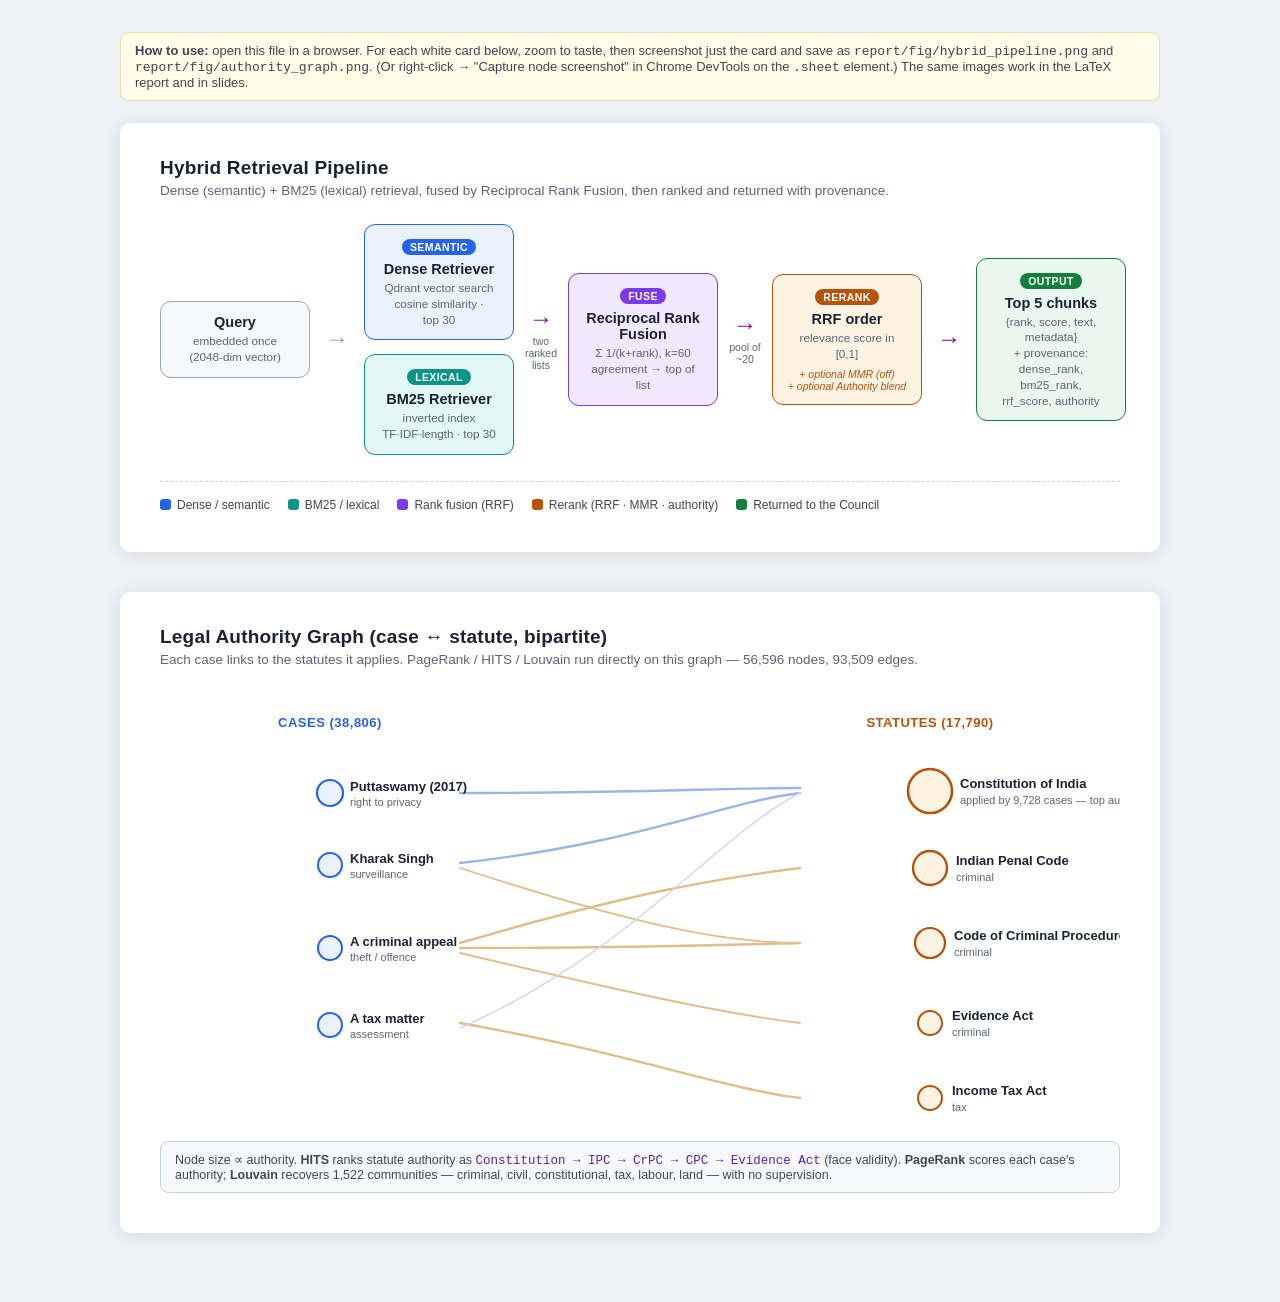
<file: report/diagrams.html>
<!DOCTYPE html>
<html lang="en">
<head>
<meta charset="UTF-8">
<title>Report Figures — Hybrid Retrieval & Legal Authority Graph</title>
<style>
  :root{
    --ink:#1a2233; --muted:#5b6577; --line:#c7d0dd; --bg:#ffffff;
    --dense:#2563eb; --denseBg:#eaf1ff;
    --bm25:#0d9488; --bm25Bg:#e3f7f3;
    --fuse:#7c3aed; --fuseBg:#f1e9ff;
    --rank:#b45309; --rankBg:#fdf3e3;
    --final:#15803d; --finalBg:#e9f7ee;
    --caseC:#2563eb; --caseBg:#eaf1ff;
    --statC:#b45309; --statBg:#fdf3e3;
  }
  *{box-sizing:border-box}
  body{
    font-family:"Segoe UI",-apple-system,Roboto,Helvetica,Arial,sans-serif;
    color:var(--ink); background:#eef1f6; margin:0; padding:32px;
  }
  .sheet{
    background:var(--bg); width:1040px; margin:0 auto 40px; padding:34px 40px 40px;
    border-radius:10px; box-shadow:0 2px 18px rgba(20,30,55,.10);
  }
  h2.figtitle{
    font-size:19px; margin:0 0 4px; letter-spacing:.2px;
  }
  p.figsub{ color:var(--muted); font-size:13.5px; margin:0 0 26px; }
  .hint{
    max-width:1040px; margin:0 auto 22px; color:#445; font-size:13px;
    background:#fffce8; border:1px solid #e7e0a8; border-radius:8px; padding:10px 14px;
  }

  /* ---------- Pipeline ---------- */
  .pipe{ display:flex; align-items:stretch; gap:0; }
  .col{ display:flex; flex-direction:column; justify-content:center; gap:14px; }
  .arrowcol{ display:flex; flex-direction:column; justify-content:center; align-items:center; padding:0 8px; min-width:54px; }
  .box{
    border:1.6px solid var(--line); border-radius:11px; padding:12px 14px;
    background:#fff; min-width:150px; text-align:center;
  }
  .box .t{ font-weight:700; font-size:14.5px; }
  .box .s{ font-size:11.7px; color:var(--muted); margin-top:3px; line-height:1.35; }
  .tag{ display:inline-block; font-size:10.5px; font-weight:700; letter-spacing:.4px;
        padding:2px 8px; border-radius:20px; margin-bottom:6px; }
  .b-query{ border-color:#9aa6b8; background:#f6f8fc; }
  .b-dense{ border-color:var(--dense); background:var(--denseBg); }
  .b-dense .tag{ color:#fff; background:var(--dense); }
  .b-bm25{ border-color:var(--bm25); background:var(--bm25Bg); }
  .b-bm25 .tag{ color:#fff; background:var(--bm25); }
  .b-fuse{ border-color:var(--fuse); background:var(--fuseBg); }
  .b-fuse .tag{ color:#fff; background:var(--fuse); }
  .b-rank{ border-color:var(--rank); background:var(--rankBg); }
  .b-rank .tag{ color:#fff; background:var(--rank); }
  .b-final{ border-color:var(--final); background:var(--finalBg); }
  .b-final .tag{ color:#fff; background:var(--final); }
  .arrow{ font-size:24px; color:#90a; line-height:1; }
  .arrow.grey{ color:#9aa6b8; }
  .lbl{ font-size:10.5px; color:var(--muted); margin-top:4px; text-align:center; max-width:60px; }
  .opt{ font-size:10.5px; color:var(--rank); font-style:italic; margin-top:6px; }
  .legend{ display:flex; gap:18px; flex-wrap:wrap; margin-top:26px; padding-top:16px; border-top:1px dashed var(--line); font-size:12px; color:#445; }
  .legend span{ display:inline-flex; align-items:center; gap:6px; }
  .dot{ width:11px; height:11px; border-radius:3px; display:inline-block; }

  /* ---------- Bipartite graph ---------- */
  .graphwrap{ position:relative; }
  svg{ display:block; width:100%; height:auto; }
  .node-lbl{ font:600 13px "Segoe UI",sans-serif; fill:var(--ink); }
  .node-sub{ font:11px "Segoe UI",sans-serif; fill:var(--muted); }
  .colhdr{ font:800 13px "Segoe UI",sans-serif; letter-spacing:.5px; }
  .formula{ margin-top:18px; font-size:12.5px; color:#445; background:#f6f8fc;
            border:1px solid var(--line); border-radius:8px; padding:10px 14px; }
  .formula code{ font-family:"Cascadia Code",Consolas,monospace; color:#5b21b6; }
</style>
</head>
<body>

<div class="hint">
  <b>How to use:</b> open this file in a browser. For each white card below, zoom to taste,
  then screenshot just the card and save as
  <code>report/fig/hybrid_pipeline.png</code> and <code>report/fig/authority_graph.png</code>.
  (Or right-click → "Capture node screenshot" in Chrome DevTools on the <code>.sheet</code> element.)
  The same images work in the LaTeX report and in slides.
</div>

<!-- ============== FIGURE 1: PIPELINE ============== -->
<div class="sheet" id="fig-pipeline">
  <h2 class="figtitle">Hybrid Retrieval Pipeline</h2>
  <p class="figsub">Dense (semantic) + BM25 (lexical) retrieval, fused by Reciprocal Rank Fusion, then ranked and returned with provenance.</p>

  <div class="pipe">
    <!-- query -->
    <div class="col">
      <div class="box b-query">
        <div class="t">Query</div>
        <div class="s">embedded once<br>(2048-dim vector)</div>
      </div>
    </div>

    <div class="arrowcol">
      <div class="arrow grey">&#8594;</div>
    </div>

    <!-- two retrievers -->
    <div class="col">
      <div class="box b-dense">
        <span class="tag">SEMANTIC</span>
        <div class="t">Dense Retriever</div>
        <div class="s">Qdrant vector search<br>cosine similarity &middot; top&nbsp;30</div>
      </div>
      <div class="box b-bm25">
        <span class="tag">LEXICAL</span>
        <div class="t">BM25 Retriever</div>
        <div class="s">inverted index<br>TF&middot;IDF&middot;length &middot; top&nbsp;30</div>
      </div>
    </div>

    <div class="arrowcol">
      <div class="arrow">&#8594;</div>
      <div class="lbl">two ranked lists</div>
    </div>

    <!-- fusion -->
    <div class="col">
      <div class="box b-fuse">
        <span class="tag">FUSE</span>
        <div class="t">Reciprocal Rank Fusion</div>
        <div class="s">&Sigma; 1/(k+rank), k=60<br>agreement &rarr; top of list</div>
      </div>
    </div>

    <div class="arrowcol">
      <div class="arrow">&#8594;</div>
      <div class="lbl">pool of ~20</div>
    </div>

    <!-- rerank -->
    <div class="col">
      <div class="box b-rank">
        <span class="tag">RERANK</span>
        <div class="t">RRF order</div>
        <div class="s">relevance score in [0,1]</div>
        <div class="opt">+ optional MMR (off)<br>+ optional Authority blend</div>
      </div>
    </div>

    <div class="arrowcol">
      <div class="arrow">&#8594;</div>
    </div>

    <!-- final -->
    <div class="col">
      <div class="box b-final">
        <span class="tag">OUTPUT</span>
        <div class="t">Top 5 chunks</div>
        <div class="s">{rank, score, text, metadata}<br>+ provenance:<br>dense_rank, bm25_rank,<br>rrf_score, authority</div>
      </div>
    </div>
  </div>

  <div class="legend">
    <span><i class="dot" style="background:var(--dense)"></i> Dense / semantic</span>
    <span><i class="dot" style="background:var(--bm25)"></i> BM25 / lexical</span>
    <span><i class="dot" style="background:var(--fuse)"></i> Rank fusion (RRF)</span>
    <span><i class="dot" style="background:var(--rank)"></i> Rerank (RRF &middot; MMR &middot; authority)</span>
    <span><i class="dot" style="background:var(--final)"></i> Returned to the Council</span>
  </div>
</div>

<!-- ============== FIGURE 2: BIPARTITE GRAPH ============== -->
<div class="sheet" id="fig-graph">
  <h2 class="figtitle">Legal Authority Graph (case &harr; statute, bipartite)</h2>
  <p class="figsub">Each case links to the statutes it applies. PageRank / HITS / Louvain run directly on this graph &mdash; 56,596 nodes, 93,509 edges.</p>

  <div class="graphwrap">
    <svg viewBox="0 0 960 430" role="img" aria-label="Bipartite case-statute graph">
      <!-- column headers -->
      <text x="170" y="34" text-anchor="middle" class="colhdr" fill="#2563eb">CASES (38,806)</text>
      <text x="770" y="34" text-anchor="middle" class="colhdr" fill="#b45309">STATUTES (17,790)</text>

      <!-- edges (drawn first, behind nodes) -->
      <g stroke-linecap="round" fill="none">
        <!-- Puttaswamy -> Constitution -->
        <path d="M300 100 C 480 100, 560 95, 640 95" stroke="#9bb4e8" stroke-width="2.4"/>
        <!-- Kharak Singh -> Constitution -->
        <path d="M300 170 C 480 150, 560 110, 640 100" stroke="#9bb4e8" stroke-width="2.4"/>
        <!-- Kharak Singh -> CrPC -->
        <path d="M300 175 C 470 230, 560 250, 640 250" stroke="#e0bd8a" stroke-width="1.8"/>
        <!-- Criminal case -> IPC -->
        <path d="M300 250 C 470 200, 560 185, 640 175" stroke="#e0bd8a" stroke-width="2.4"/>
        <!-- Criminal case -> CrPC -->
        <path d="M300 255 C 470 255, 560 252, 640 250" stroke="#e0bd8a" stroke-width="2.4"/>
        <!-- Criminal case -> Evidence -->
        <path d="M300 260 C 470 300, 560 320, 640 330" stroke="#e0bd8a" stroke-width="1.8"/>
        <!-- Tax case -> Income Tax -->
        <path d="M300 330 C 470 360, 560 395, 640 405" stroke="#e0bd8a" stroke-width="2.4"/>
        <!-- Tax case -> Constitution (light) -->
        <path d="M300 335 C 470 260, 560 140, 640 100" stroke="#cdd8ea" stroke-width="1.4"/>
      </g>

      <!-- case nodes (left) -->
      <g>
        <g transform="translate(170,100)">
          <circle r="13" fill="#eaf1ff" stroke="#2563eb" stroke-width="2.2"/>
          <text x="20" y="-2" class="node-lbl">Puttaswamy (2017)</text>
          <text x="20" y="13" class="node-sub">right to privacy</text>
        </g>
        <g transform="translate(170,172)">
          <circle r="12" fill="#eaf1ff" stroke="#2563eb" stroke-width="2"/>
          <text x="20" y="-2" class="node-lbl">Kharak Singh</text>
          <text x="20" y="13" class="node-sub">surveillance</text>
        </g>
        <g transform="translate(170,255)">
          <circle r="12" fill="#eaf1ff" stroke="#2563eb" stroke-width="2"/>
          <text x="20" y="-2" class="node-lbl">A criminal appeal</text>
          <text x="20" y="13" class="node-sub">theft / offence</text>
        </g>
        <g transform="translate(170,332)">
          <circle r="12" fill="#eaf1ff" stroke="#2563eb" stroke-width="2"/>
          <text x="20" y="-2" class="node-lbl">A tax matter</text>
          <text x="20" y="13" class="node-sub">assessment</text>
        </g>
      </g>

      <!-- statute nodes (right) — radius scales with authority (degree) -->
      <g>
        <g transform="translate(770,98)">
          <circle r="22" fill="#fdf3e3" stroke="#b45309" stroke-width="2.6"/>
          <text x="30" y="-3" class="node-lbl">Constitution of India</text>
          <text x="30" y="13" class="node-sub">applied by 9,728 cases &mdash; top authority</text>
        </g>
        <g transform="translate(770,175)">
          <circle r="17" fill="#fdf3e3" stroke="#b45309" stroke-width="2.4"/>
          <text x="26" y="-3" class="node-lbl">Indian Penal Code</text>
          <text x="26" y="13" class="node-sub">criminal</text>
        </g>
        <g transform="translate(770,250)">
          <circle r="15" fill="#fdf3e3" stroke="#b45309" stroke-width="2.2"/>
          <text x="24" y="-3" class="node-lbl">Code of Criminal Procedure</text>
          <text x="24" y="13" class="node-sub">criminal</text>
        </g>
        <g transform="translate(770,330)">
          <circle r="12" fill="#fdf3e3" stroke="#b45309" stroke-width="2"/>
          <text x="22" y="-3" class="node-lbl">Evidence Act</text>
          <text x="22" y="13" class="node-sub">criminal</text>
        </g>
        <g transform="translate(770,405)">
          <circle r="12" fill="#fdf3e3" stroke="#b45309" stroke-width="2"/>
          <text x="22" y="-3" class="node-lbl">Income Tax Act</text>
          <text x="22" y="13" class="node-sub">tax</text>
        </g>
      </g>
    </svg>
  </div>

  <div class="formula">
    Node size &prop; authority. <b>HITS</b> ranks statute authority as
    <code>Constitution &rarr; IPC &rarr; CrPC &rarr; CPC &rarr; Evidence Act</code> (face validity).
    <b>PageRank</b> scores each case's authority; <b>Louvain</b> recovers 1,522 communities &mdash;
    criminal, civil, constitutional, tax, labour, land &mdash; with no supervision.
  </div>
</div>

</body>
</html>
</file>
